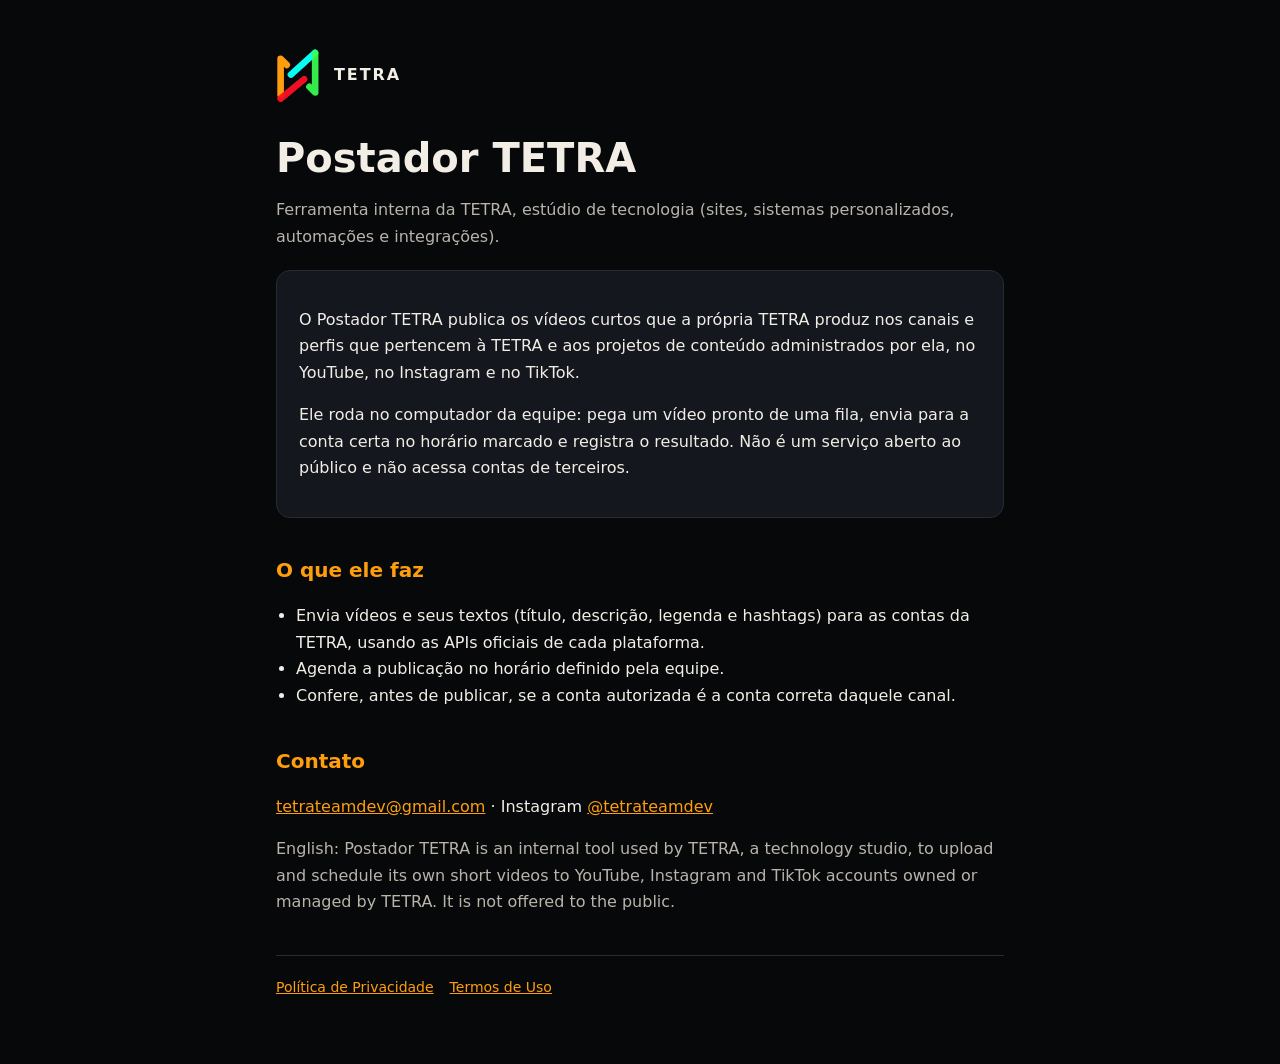
<file: index.html>
<!doctype html>
<html lang="pt-BR">
<head>
<meta charset="utf-8">
<meta name="viewport" content="width=device-width,initial-scale=1">
<title>Postador TETRA</title>
<meta name="description" content="Ferramenta interna da TETRA para publicar os próprios vídeos curtos no YouTube, Instagram e TikTok.">
<link rel="stylesheet" href="estilo.css">
</head>
<body>
<main>
<header>
<svg viewBox="0 0 200 251" aria-hidden="true"><g fill="none" stroke-linecap="round" stroke-linejoin="round" stroke-width="30"><path d="M21 212 L21 49 L49 77" stroke="#FF9E0D"/><path d="M128 142 L21 230" stroke="#FF1022" stroke-opacity=".94"/><path d="M68 121 L177 22" stroke="#05FEF1"/><path d="M178 24 L178 202 L152 176" stroke="#3AFF51" stroke-opacity=".92"/></g></svg>
<a href="index.html">TETRA</a>
</header>

<h1>Postador TETRA</h1>
<p class="suave">Ferramenta interna da TETRA, estúdio de tecnologia (sites, sistemas personalizados, automações e integrações).</p>

<div class="cartao">
<p>O Postador TETRA publica os vídeos curtos que a própria TETRA produz nos canais e perfis que pertencem à TETRA e aos projetos de conteúdo administrados por ela, no YouTube, no Instagram e no TikTok.</p>
<p>Ele roda no computador da equipe: pega um vídeo pronto de uma fila, envia para a conta certa no horário marcado e registra o resultado. Não é um serviço aberto ao público e não acessa contas de terceiros.</p>
</div>

<h2>O que ele faz</h2>
<ul>
<li>Envia vídeos e seus textos (título, descrição, legenda e hashtags) para as contas da TETRA, usando as APIs oficiais de cada plataforma.</li>
<li>Agenda a publicação no horário definido pela equipe.</li>
<li>Confere, antes de publicar, se a conta autorizada é a conta correta daquele canal.</li>
</ul>

<h2>Contato</h2>
<p><a href="mailto:tetrateamdev@gmail.com">tetrateamdev@gmail.com</a> · Instagram <a href="https://www.instagram.com/tetrateamdev/">@tetrateamdev</a></p>

<p class="suave" lang="en">English: Postador TETRA is an internal tool used by TETRA, a technology studio, to upload and schedule its own short videos to YouTube, Instagram and TikTok accounts owned or managed by TETRA. It is not offered to the public.</p>

<nav><a href="privacidade.html">Política de Privacidade</a><a href="termos.html">Termos de Uso</a></nav>
</main>
</body>
</html>
</file>
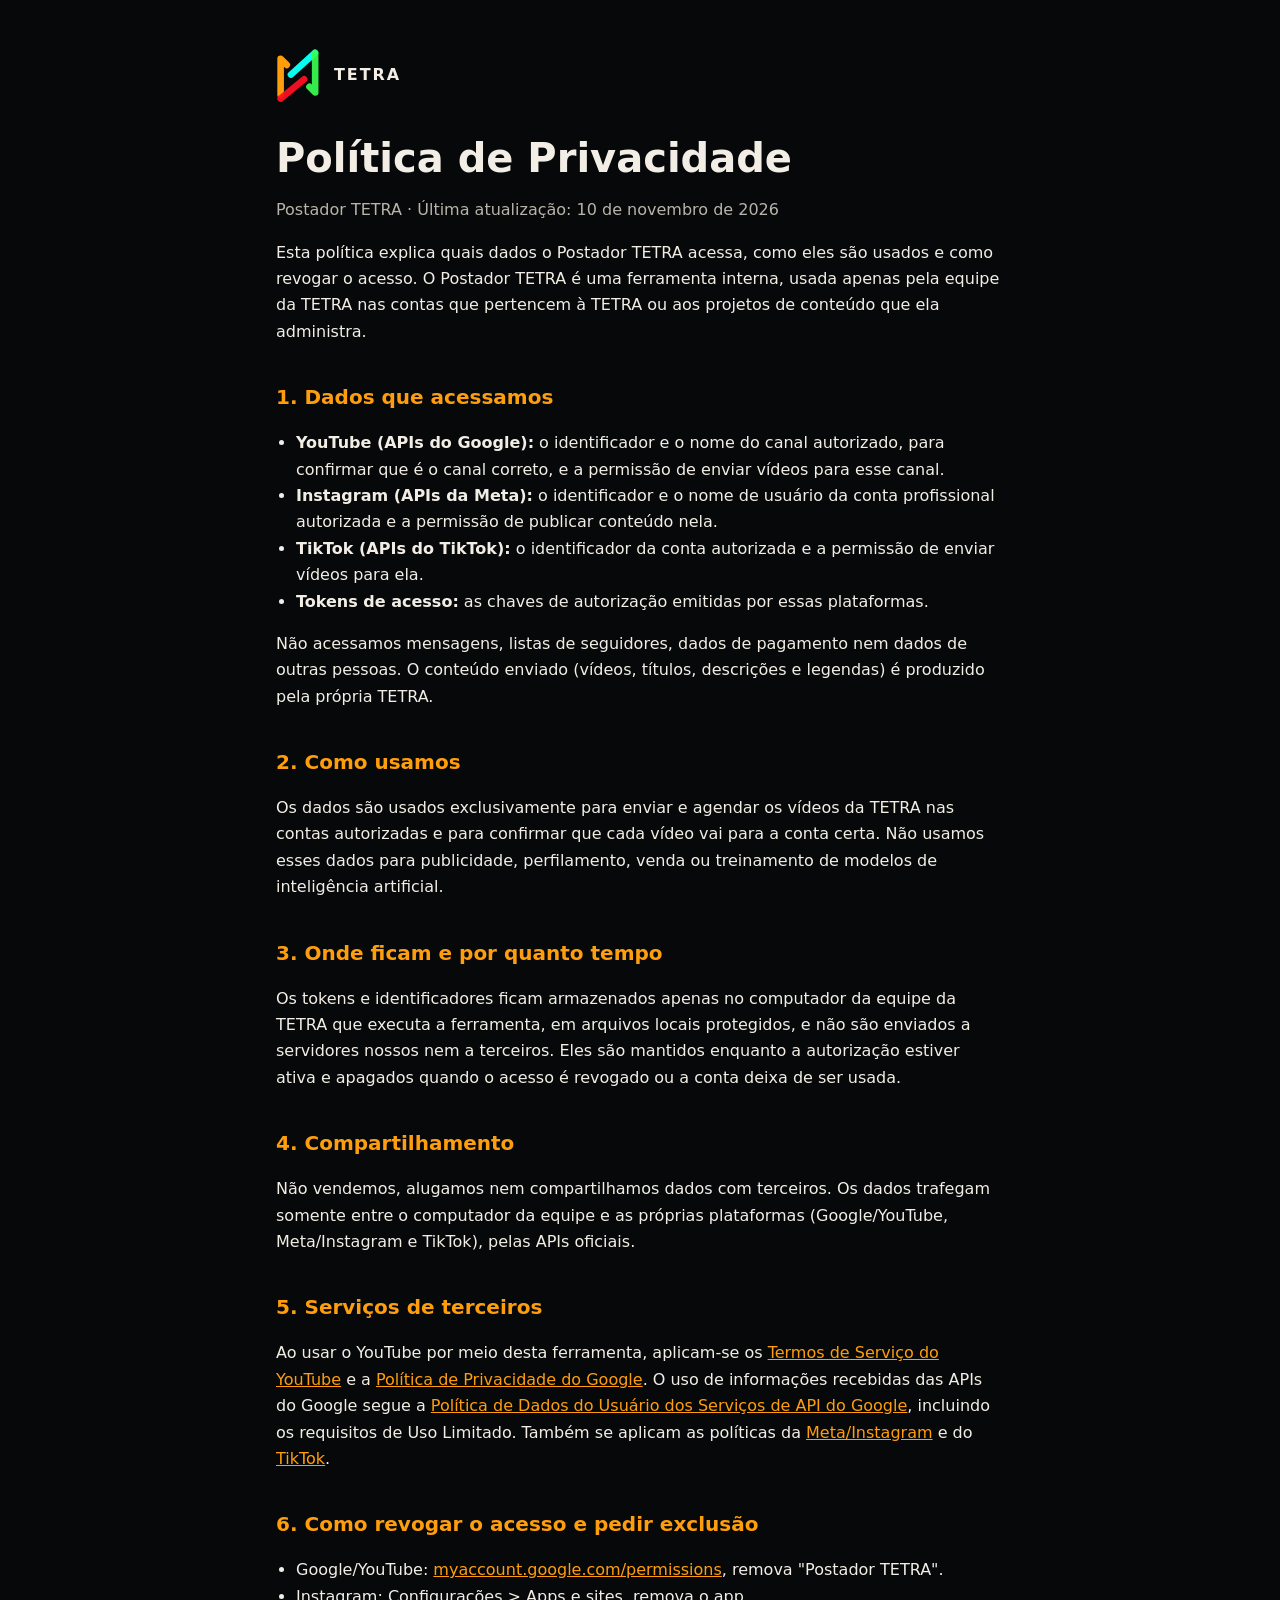
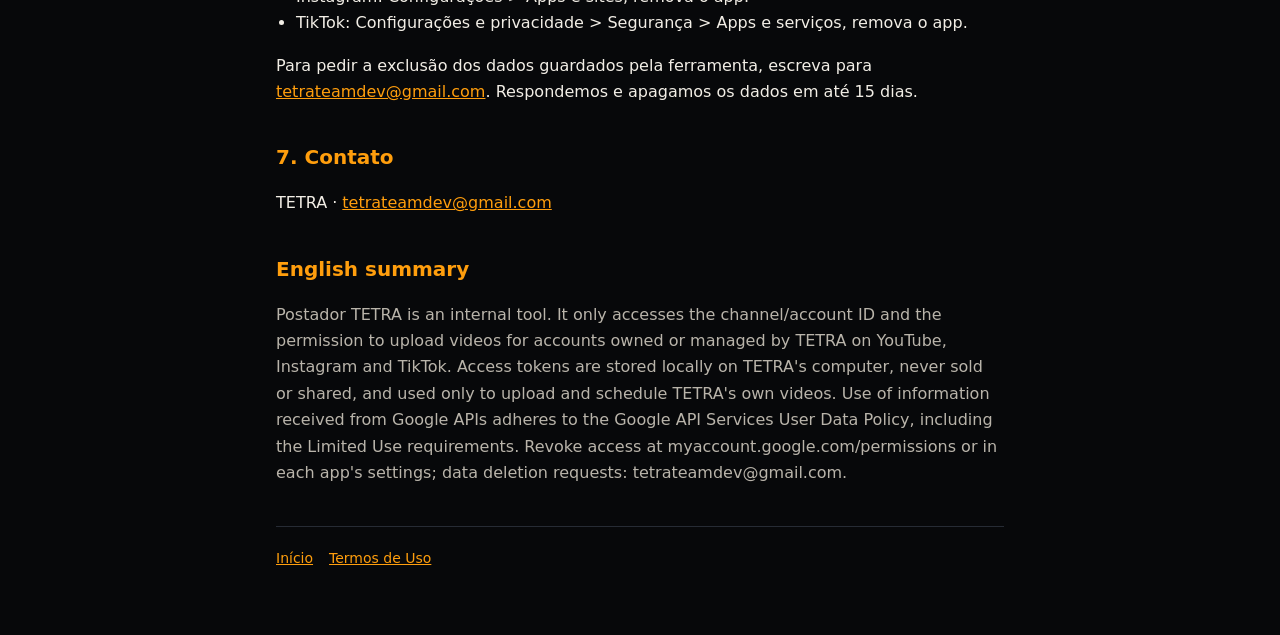
<file: privacidade.html>
<!doctype html>
<html lang="pt-BR">
<head>
<meta charset="utf-8">
<meta name="viewport" content="width=device-width,initial-scale=1">
<title>Privacidade · Postador TETRA</title>
<link rel="stylesheet" href="estilo.css">
</head>
<body>
<main>
<header>
<svg viewBox="0 0 200 251" aria-hidden="true"><g fill="none" stroke-linecap="round" stroke-linejoin="round" stroke-width="30"><path d="M21 212 L21 49 L49 77" stroke="#FF9E0D"/><path d="M128 142 L21 230" stroke="#FF1022" stroke-opacity=".94"/><path d="M68 121 L177 22" stroke="#05FEF1"/><path d="M178 24 L178 202 L152 176" stroke="#3AFF51" stroke-opacity=".92"/></g></svg>
<a href="index.html">TETRA</a>
</header>

<h1>Política de Privacidade</h1>
<p class="suave">Postador TETRA · Última atualização: 10 de novembro de 2026</p>

<p>Esta política explica quais dados o Postador TETRA acessa, como eles são usados e como revogar o acesso. O Postador TETRA é uma ferramenta interna, usada apenas pela equipe da TETRA nas contas que pertencem à TETRA ou aos projetos de conteúdo que ela administra.</p>

<h2>1. Dados que acessamos</h2>
<ul>
<li><strong>YouTube (APIs do Google):</strong> o identificador e o nome do canal autorizado, para confirmar que é o canal correto, e a permissão de enviar vídeos para esse canal.</li>
<li><strong>Instagram (APIs da Meta):</strong> o identificador e o nome de usuário da conta profissional autorizada e a permissão de publicar conteúdo nela.</li>
<li><strong>TikTok (APIs do TikTok):</strong> o identificador da conta autorizada e a permissão de enviar vídeos para ela.</li>
<li><strong>Tokens de acesso:</strong> as chaves de autorização emitidas por essas plataformas.</li>
</ul>
<p>Não acessamos mensagens, listas de seguidores, dados de pagamento nem dados de outras pessoas. O conteúdo enviado (vídeos, títulos, descrições e legendas) é produzido pela própria TETRA.</p>

<h2>2. Como usamos</h2>
<p>Os dados são usados exclusivamente para enviar e agendar os vídeos da TETRA nas contas autorizadas e para confirmar que cada vídeo vai para a conta certa. Não usamos esses dados para publicidade, perfilamento, venda ou treinamento de modelos de inteligência artificial.</p>

<h2>3. Onde ficam e por quanto tempo</h2>
<p>Os tokens e identificadores ficam armazenados apenas no computador da equipe da TETRA que executa a ferramenta, em arquivos locais protegidos, e não são enviados a servidores nossos nem a terceiros. Eles são mantidos enquanto a autorização estiver ativa e apagados quando o acesso é revogado ou a conta deixa de ser usada.</p>

<h2>4. Compartilhamento</h2>
<p>Não vendemos, alugamos nem compartilhamos dados com terceiros. Os dados trafegam somente entre o computador da equipe e as próprias plataformas (Google/YouTube, Meta/Instagram e TikTok), pelas APIs oficiais.</p>

<h2>5. Serviços de terceiros</h2>
<p>Ao usar o YouTube por meio desta ferramenta, aplicam-se os <a href="https://www.youtube.com/t/terms">Termos de Serviço do YouTube</a> e a <a href="https://policies.google.com/privacy">Política de Privacidade do Google</a>. O uso de informações recebidas das APIs do Google segue a <a href="https://developers.google.com/terms/api-services-user-data-policy">Política de Dados do Usuário dos Serviços de API do Google</a>, incluindo os requisitos de Uso Limitado. Também se aplicam as políticas da <a href="https://privacycenter.instagram.com/policy">Meta/Instagram</a> e do <a href="https://www.tiktok.com/legal/page/global/privacy-policy/pt-BR">TikTok</a>.</p>

<h2>6. Como revogar o acesso e pedir exclusão</h2>
<ul>
<li>Google/YouTube: <a href="https://myaccount.google.com/permissions">myaccount.google.com/permissions</a>, remova "Postador TETRA".</li>
<li>Instagram: Configurações &gt; Apps e sites, remova o app.</li>
<li>TikTok: Configurações e privacidade &gt; Segurança &gt; Apps e serviços, remova o app.</li>
</ul>
<p>Para pedir a exclusão dos dados guardados pela ferramenta, escreva para <a href="mailto:tetrateamdev@gmail.com">tetrateamdev@gmail.com</a>. Respondemos e apagamos os dados em até 15 dias.</p>

<h2>7. Contato</h2>
<p>TETRA · <a href="mailto:tetrateamdev@gmail.com">tetrateamdev@gmail.com</a></p>

<h2 lang="en">English summary</h2>
<p class="suave" lang="en">Postador TETRA is an internal tool. It only accesses the channel/account ID and the permission to upload videos for accounts owned or managed by TETRA on YouTube, Instagram and TikTok. Access tokens are stored locally on TETRA's computer, never sold or shared, and used only to upload and schedule TETRA's own videos. Use of information received from Google APIs adheres to the Google API Services User Data Policy, including the Limited Use requirements. Revoke access at myaccount.google.com/permissions or in each app's settings; data deletion requests: tetrateamdev@gmail.com.</p>

<nav><a href="index.html">Início</a><a href="termos.html">Termos de Uso</a></nav>
</main>
</body>
</html>
</file>
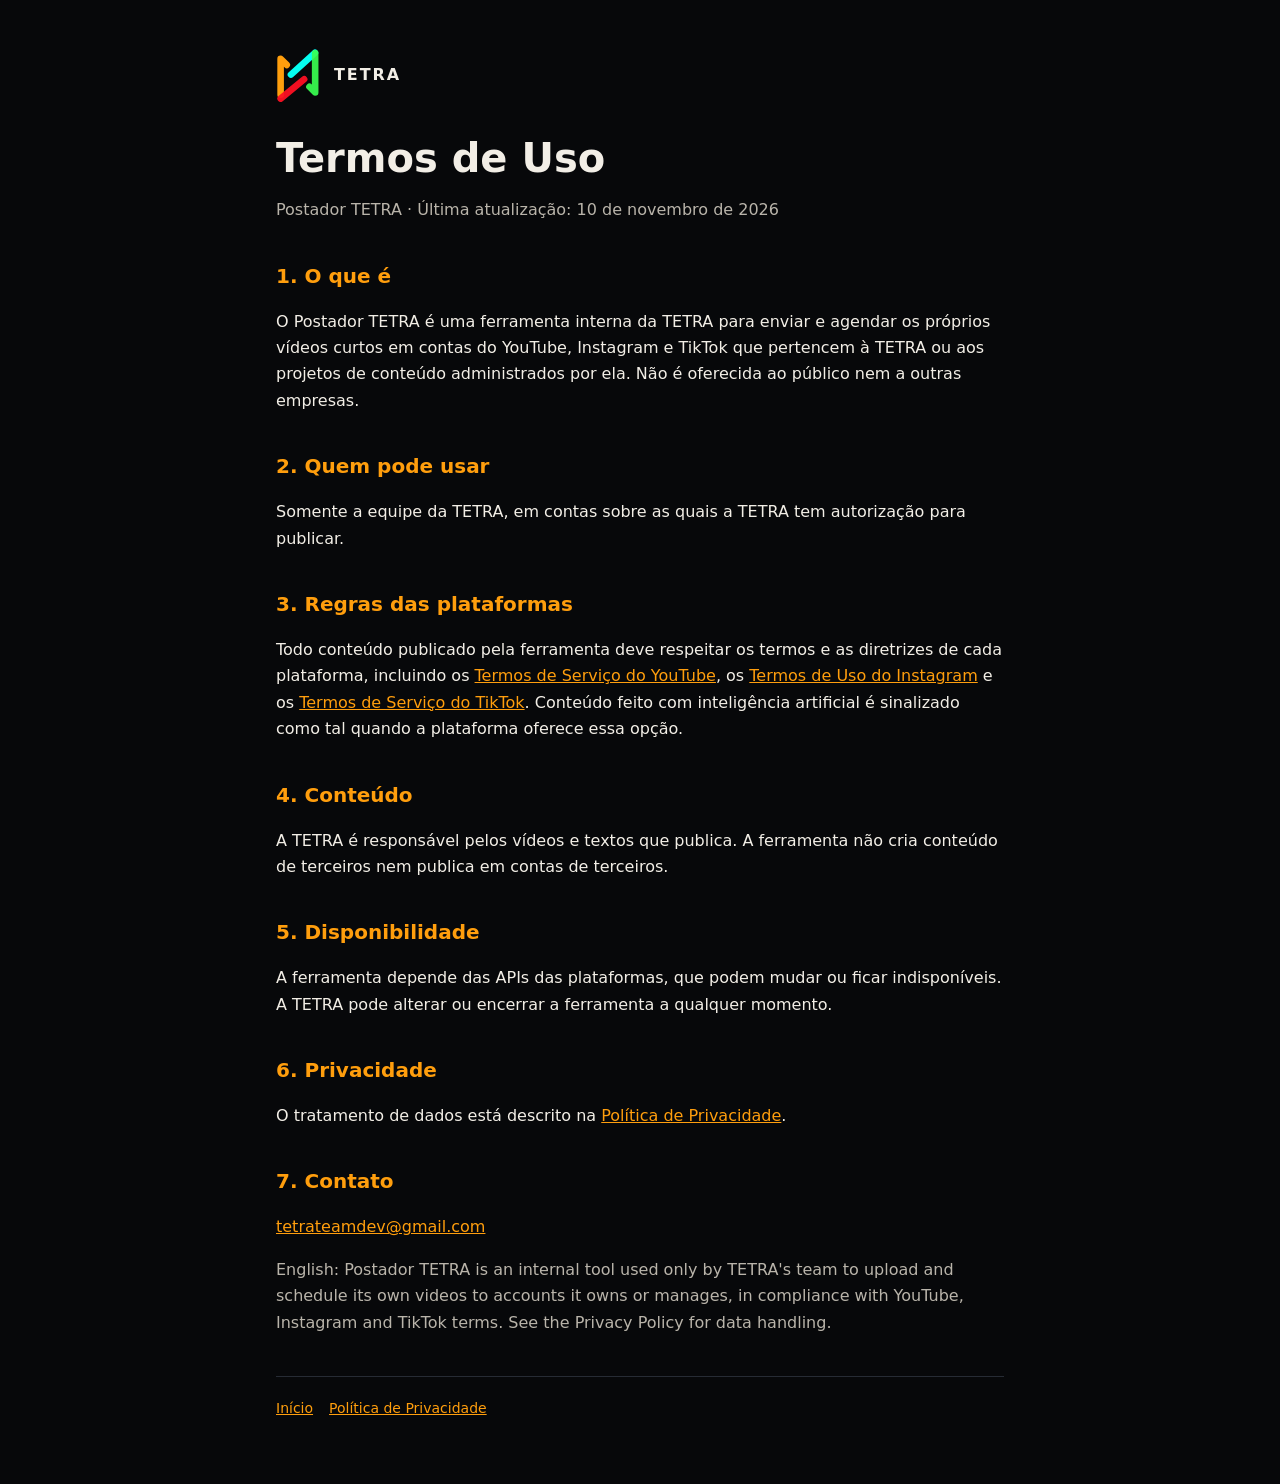
<file: termos.html>
<!doctype html>
<html lang="pt-BR">
<head>
<meta charset="utf-8">
<meta name="viewport" content="width=device-width,initial-scale=1">
<title>Termos · Postador TETRA</title>
<link rel="stylesheet" href="estilo.css">
</head>
<body>
<main>
<header>
<svg viewBox="0 0 200 251" aria-hidden="true"><g fill="none" stroke-linecap="round" stroke-linejoin="round" stroke-width="30"><path d="M21 212 L21 49 L49 77" stroke="#FF9E0D"/><path d="M128 142 L21 230" stroke="#FF1022" stroke-opacity=".94"/><path d="M68 121 L177 22" stroke="#05FEF1"/><path d="M178 24 L178 202 L152 176" stroke="#3AFF51" stroke-opacity=".92"/></g></svg>
<a href="index.html">TETRA</a>
</header>

<h1>Termos de Uso</h1>
<p class="suave">Postador TETRA · Última atualização: 10 de novembro de 2026</p>

<h2>1. O que é</h2>
<p>O Postador TETRA é uma ferramenta interna da TETRA para enviar e agendar os próprios vídeos curtos em contas do YouTube, Instagram e TikTok que pertencem à TETRA ou aos projetos de conteúdo administrados por ela. Não é oferecida ao público nem a outras empresas.</p>

<h2>2. Quem pode usar</h2>
<p>Somente a equipe da TETRA, em contas sobre as quais a TETRA tem autorização para publicar.</p>

<h2>3. Regras das plataformas</h2>
<p>Todo conteúdo publicado pela ferramenta deve respeitar os termos e as diretrizes de cada plataforma, incluindo os <a href="https://www.youtube.com/t/terms">Termos de Serviço do YouTube</a>, os <a href="https://help.instagram.com/581066165581870">Termos de Uso do Instagram</a> e os <a href="https://www.tiktok.com/legal/page/global/terms-of-service/pt-BR">Termos de Serviço do TikTok</a>. Conteúdo feito com inteligência artificial é sinalizado como tal quando a plataforma oferece essa opção.</p>

<h2>4. Conteúdo</h2>
<p>A TETRA é responsável pelos vídeos e textos que publica. A ferramenta não cria conteúdo de terceiros nem publica em contas de terceiros.</p>

<h2>5. Disponibilidade</h2>
<p>A ferramenta depende das APIs das plataformas, que podem mudar ou ficar indisponíveis. A TETRA pode alterar ou encerrar a ferramenta a qualquer momento.</p>

<h2>6. Privacidade</h2>
<p>O tratamento de dados está descrito na <a href="privacidade.html">Política de Privacidade</a>.</p>

<h2>7. Contato</h2>
<p><a href="mailto:tetrateamdev@gmail.com">tetrateamdev@gmail.com</a></p>

<p class="suave" lang="en">English: Postador TETRA is an internal tool used only by TETRA's team to upload and schedule its own videos to accounts it owns or manages, in compliance with YouTube, Instagram and TikTok terms. See the Privacy Policy for data handling.</p>

<nav><a href="index.html">Início</a><a href="privacidade.html">Política de Privacidade</a></nav>
</main>
</body>
</html>
</file>
<file: estilo.css>
:root{--fundo:#07080A;--cartao:#14171D;--texto:#F2EEE6;--suave:#B9B4AA;--ambar:#FF9E0D;--linha:#262B34}
*{box-sizing:border-box}
body{margin:0;background:var(--fundo);color:var(--texto);font:16px/1.65 system-ui,-apple-system,"Segoe UI",Roboto,sans-serif}
main{max-width:760px;margin:0 auto;padding:48px 16px 64px}
header{display:flex;align-items:center;gap:14px;margin-bottom:32px}
header svg{width:44px;height:auto}
header a{color:var(--texto);text-decoration:none;font-weight:800;letter-spacing:.12em}
h1{font-size:clamp(28px,6vw,40px);line-height:1.15;margin:0 0 12px}
h2{font-size:20px;margin:36px 0 8px;color:var(--ambar)}
p,li{color:var(--texto)}
.suave{color:var(--suave)}
a{color:var(--ambar)}
.cartao{background:var(--cartao);border:1px solid var(--linha);border-radius:14px;padding:20px 22px;margin:20px 0}
nav{display:flex;flex-wrap:wrap;gap:16px;margin-top:40px;padding-top:20px;border-top:1px solid var(--linha);font-size:14px}
ul{padding-left:20px}
</file>
